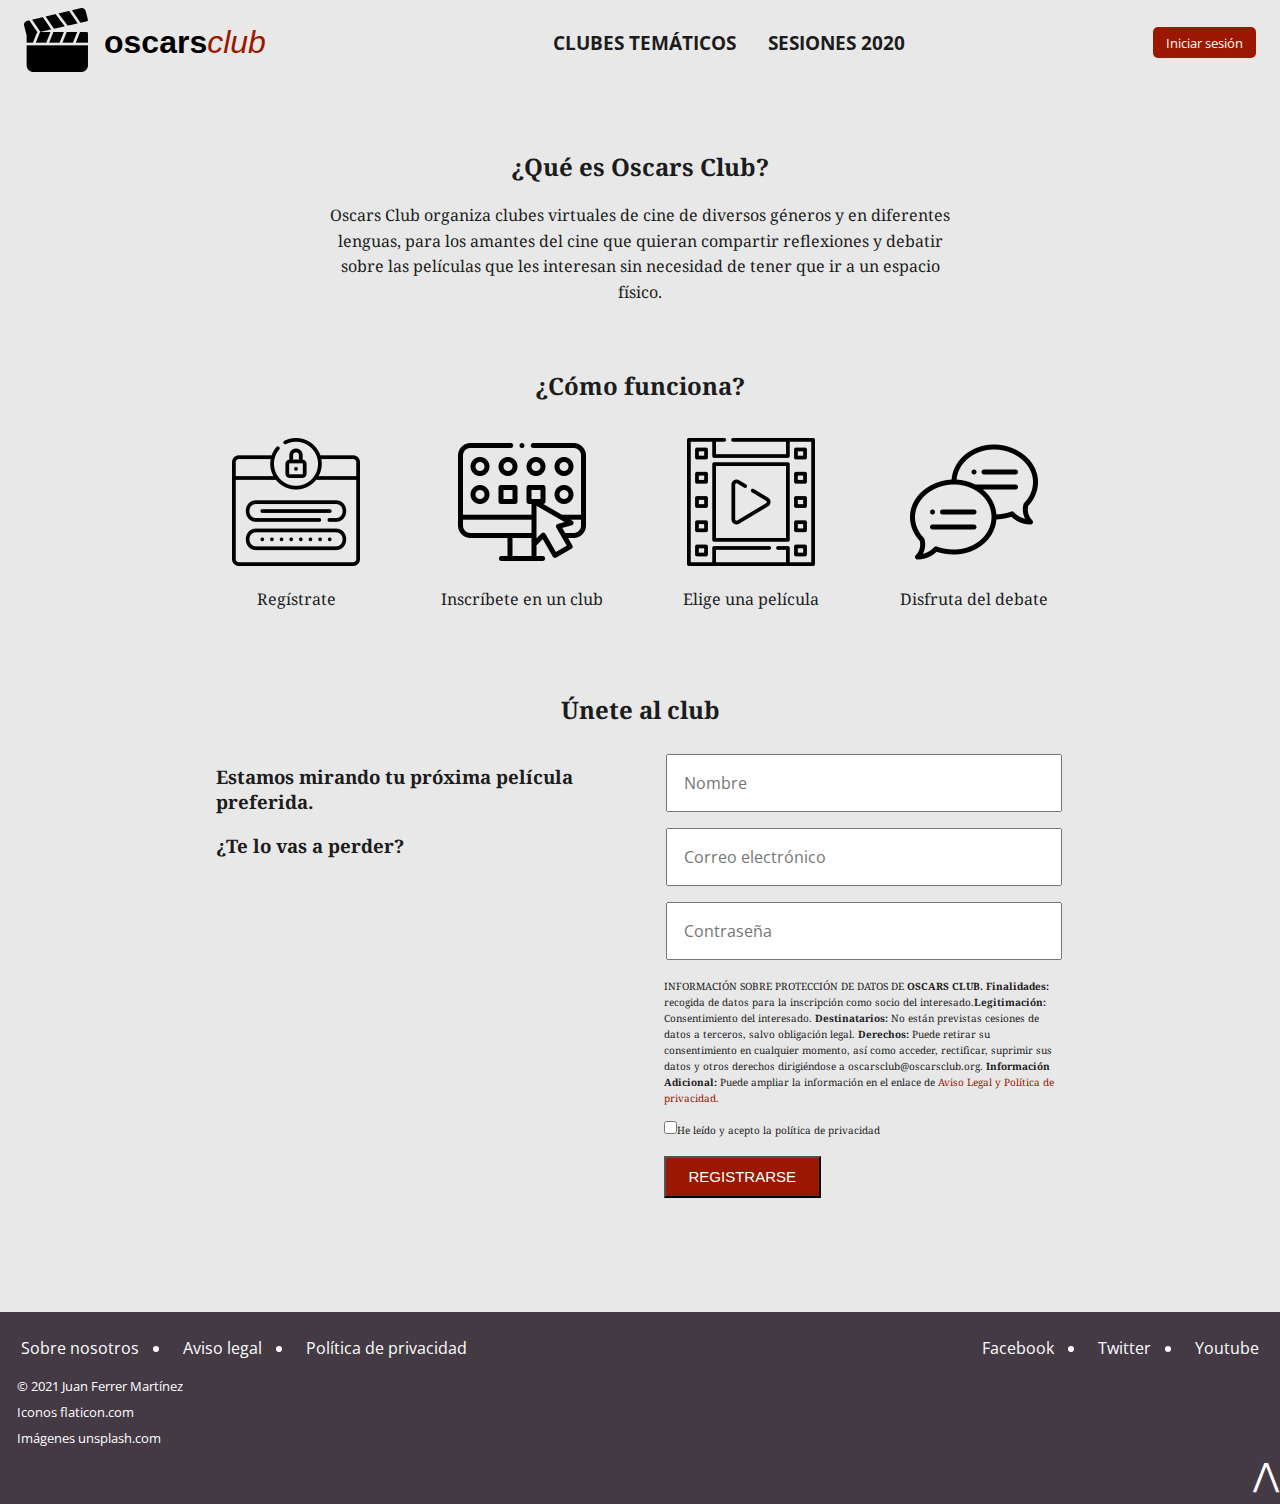
<file: index.html>
<!DOCTYPE html>
<html lang="es">

<head>
    <meta charset="UTF-8">
    <meta name="viewport" content="width=device-width, initial-scale=1.0">
    <title>Index Oscars Club</title>
    <link rel="stylesheet" href="css/style.css">
</head>

<body id="inicio">
    <header>
        <div class="container-header">
            <div class="logo-header">
                <div>
                    <a href="index.html"><img src="img/oscarsclub-isologo.png" alt="isologo" class="isologo"></a>
                </div>
                <div>
                    <a href="index.html"><span class="texto-oscars">oscars</span><span
                            class="texto-club">club</span></a>
                </div>
            </div>
            <div class="menu-header">
                <nav>
                    <ul>
                        <li class="li-elemento-header"><a href="clubes.tematicos.html">CLUBES TEMÁTICOS</a></li>
                        <li class="li-elemento-header"><a href="sesiones-2020.html">SESIONES 2020</a></li>
                    </ul>
                </nav>

            </div>

            <div class="boton-header">
                <a href="#" class="boton-inicia-sesion">Iniciar sesión</a>

            </div>

        </div>

    </header>

    <main>
        <section id="1a">
            <div class="capitulo">
                <h2> ¿Qué es Oscars Club?</h2>
            </div>
            <div class="oscarsclub">
                <p>Oscars Club organiza clubes virtuales de cine de diversos géneros y en diferentes lenguas, para
                    los
                    amantes del cine que quieran compartir reflexiones y debatir sobre las películas que les
                    interesan
                    sin necesidad de tener que ir a un espacio físico.</p>
            </div>
        </section>
        <section id="2a">
            <div class="capitulo">
                <h2>¿Cómo funciona?</h2>
            </div>
            <div class="contenedor-flex">
                <div>
                    <figure>
                        <img class="logos" src="img/howto-register.png" alt="Regístrate">
                        <figcaption>
                            <p>Regístrate</p>
                        </figcaption>
                    </figure>
                </div>

                <div>
                    <figure>
                        <img src="img/howto-club.png" class="logos" alt="Inscríbete en un club">
                        <figcaption>
                            <p> Inscríbete en un club</p>
                        </figcaption>
                    </figure>
                </div>

                <div>
                    <figure>
                        <img src="img/howto-film.png" class="logos" alt="Elige una película">
                        <figcaption>
                            <p> Elige una película</p>
                        </figcaption>
                    </figure>
                </div>
                <div>
                    <figure>
                        <img src="img/howto-speech.png" class="logos" alt="Disfruta del debate">
                        <figcaption>
                            <p> Disfruta del debate</p>
                        </figcaption>
                    </figure>
                </div>
            </div>
        </section>
        <section id="3a">
            <div class="capitulo">
                <h2>Únete al club</h2>

            </div>

            <div class="flex-container2">
                <div>
                    <h3 class="al-izquierda">Estamos mirando tu próxima película preferida.</h3>
                    <h3 class="al-izquierda">¿Te lo vas a perder?</h3>

                </div>
                <div>
                    <form action="#" method="post">
                        <input type="text" name="nombre" placeholder="Nombre" required="required" class="formulario">
                        <input type="email" name="email" placeholder="Correo electrónico" required="required"
                            class="formulario">
                        <input type="password" name="password" placeholder="Contraseña" required="required"
                            class="formulario">

                        <p class="protecdatos"> INFORMACIÓN SOBRE PROTECCIÓN DE DATOS DE
                            <span class="negrita">OSCARS CLUB.</span><span class="negrita"> Finalidades:</span> recogida de datos para la inscripción como socio del interesado.<span class="negrita">Legitimación:</span>
                            Consentimiento del interesado. <span class="negrita">Destinatarios:</span> No están previstas
                            cesiones de datos a terceros, salvo obligación legal. <span class="negrita">Derechos:</span>
                            Puede retirar su consentimiento en cualquier momento, así como
                            acceder, rectificar, suprimir sus datos y otros derechos
                            dirigiéndose a oscarsclub@oscarsclub.org. <span class="negrita">Información Adicional: </span>Puede ampliar la información en el enlace  de <a href="#" class="enlace-privacidad"> Aviso
                            Legal y Política de privacidad.</a></p>
                        <p class="protecdatos">
                            <input type="checkbox" name="acepto">He leído y acepto la política de privacidad</p>
                        <p class="protecdatos"><input type="submit" value="REGISTRARSE" class="boton"></p>
                    </form>
                </div>
            </div>
        </section>


    </main>

    <footer>
        <div class="pie">
            <div>
                <ul class="menu">
                    <li><a href="#">Sobre nosotros</a></li>
                    <li><a href="#">Aviso legal</a></li>
                    <li><a href="#">Política de privacidad</a></li>
                </ul>
            </div>
            <div>
                <ul class="menu">
                    <li><a href="#">Facebook</a></li>
                    <li><a href="#"> Twitter</a></li>
                    <li><a href="#">Youtube</a></li>
                </ul>

            </div>
        </div>
        <div class="zona-copy">
            <p>© 2021 Juan Ferrer Martínez</p>
            <p><a href="https://www.flaticon.com">Iconos flaticon.com </a></p>
            <p><a href="https://unsplash.com">Imágenes unsplash.com</a></p>
            <p class="vuelveInicio"><a href="#inicio">&xwedge;</a></p>
        </div>
    </footer>
</body>

</html>
</file>
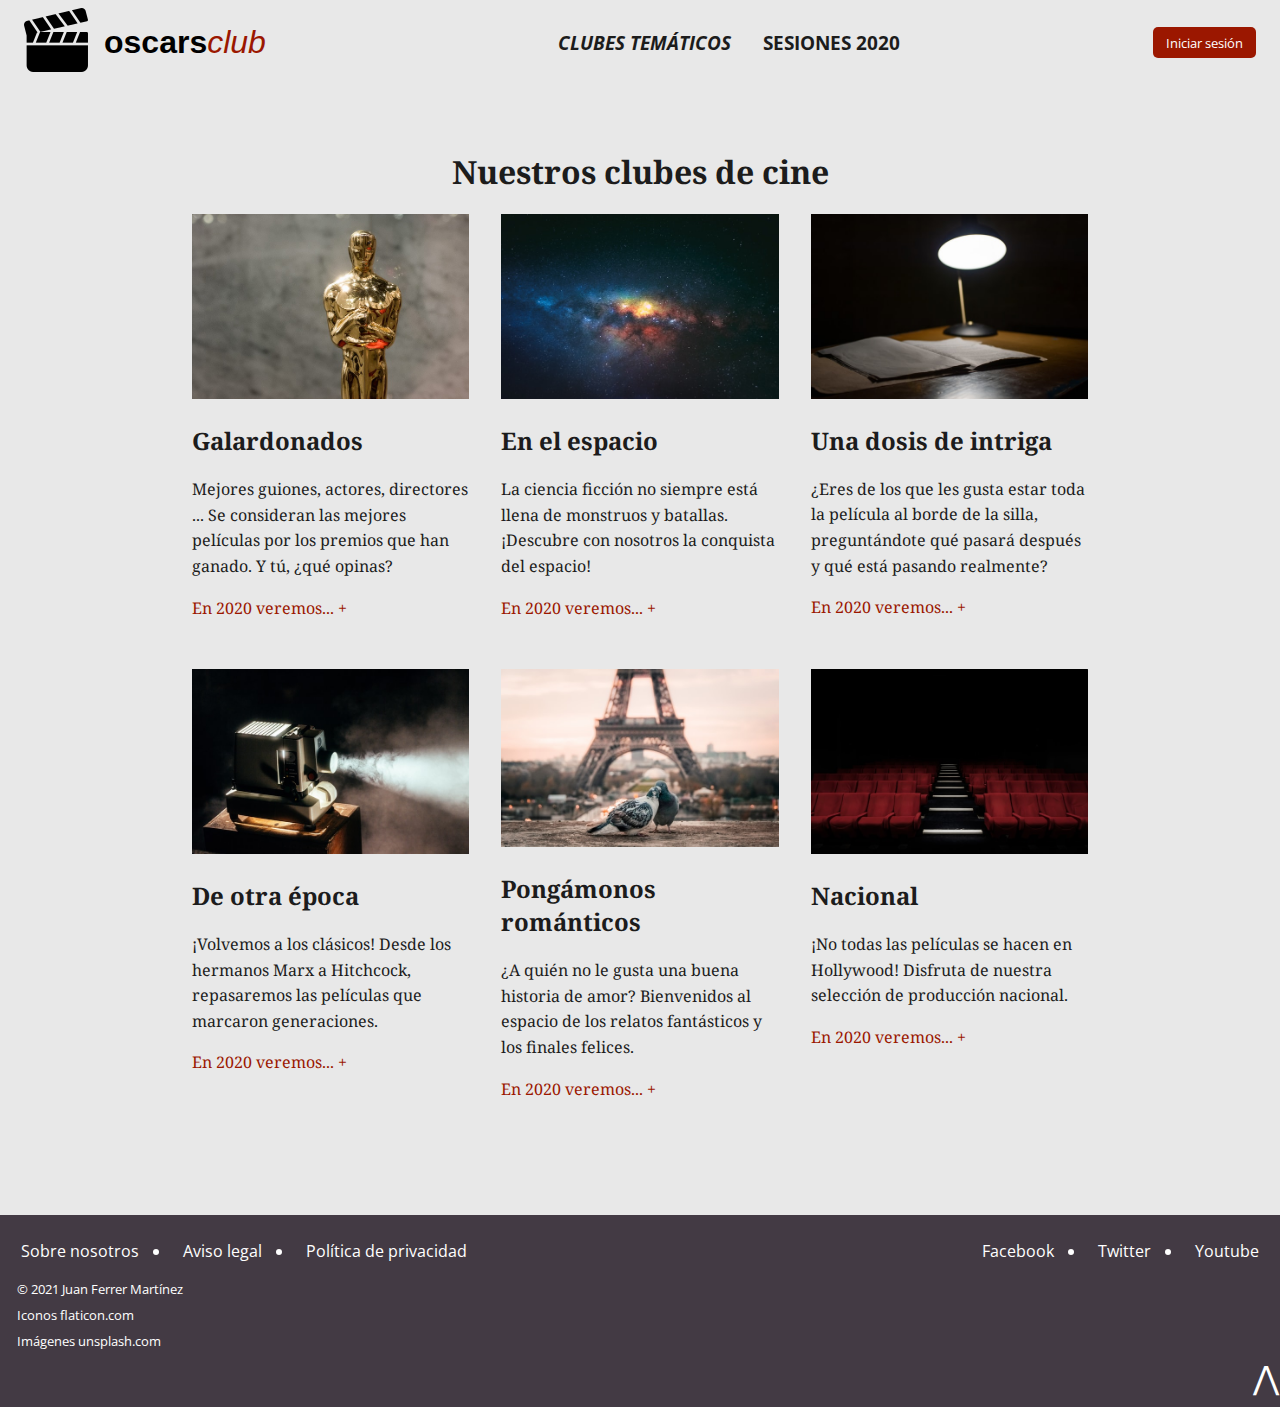
<file: clubes.tematicos.html>
<!DOCTYPE html>
<html lang="es">

<head>
    <meta charset="UTF-8">
    <meta name="viewport" content="width=device-width, initial-scale=1.0">
    <title>Clubes Temáticos</title>
    <link rel="stylesheet" href="css/style.css">
</head>

<body id="inicio">
    <header>
        <div class="container-header">
            <div class="logo-header">
                <div>
                    <a href="index.html"><img src="img/oscarsclub-isologo.png" alt="isologo" class="isologo"></a>
                </div>
                <div>
                    <a href="index.html"><span class="texto-oscars">oscars</span><span class="texto-club">club</span></a>
                </div>
            </div>
            <div class="menu-header">
                <nav>
                    <ul>
                      <li class="li-elemento-header active"><a href="clubes.tematicos.html">CLUBES TEMÁTICOS</a></li>
                      <li class="li-elemento-header"><a href="sesiones-2020.html">SESIONES 2020</a></li>
                    </ul>
                </nav>
                    
            </div>      
               
            <div class="boton-header">
                <a href="#" class="boton-inicia-sesion">Iniciar sesión</a>

            </div>

        </div>

    </header>
    <main>
        
            <div class="capitulo">
                <h1>Nuestros clubes de cine</h1>
            </div>
        <section id="Categorias">
            <div class="grid-container">
                <div>

                    <img class="figura" src="img/club1.jpg" alt="Figura de un Oscar">
                    
                    <h2>Galardonados</h2>
                    <p>Mejores guiones, actores, directores ... Se consideran las mejores películas por los premios que
                        han ganado. Y tú, ¿qué opinas?</p>
                    <a href="sesiones-2020.html#Galardonados">
                        <p class="veremosMas">En 2020 veremos... + </p>
                    </a>
                </div>
                <div>

                    <img class="figura" src="img/club2.jpg" alt="Espacio exterior">

                    <h2>En el espacio </h2>
                    <p>La ciencia ficción no siempre está llena de monstruos y batallas. ¡Descubre con nosotros la
                        conquista del espacio!</p>
                    <a href="sesiones-2020.html#espacio">
                        <p class="veremosMas">En 2020 veremos... + </p>
                    </a>
                </div>
                <div>

                    <img class="figura" src="img/club3.jpg" alt="Luz sobre unos papeles">

                    <h2>Una dosis de intriga </h2>
                    <p>¿Eres de los que les gusta estar toda la película al borde de la silla, preguntándote qué pasará
                        después y qué está pasando realmente?</p>
                    <a href="sesiones-2020.html#intriga">
                        <p class="veremosMas">En 2020 veremos... + </p>
                    </a>
                </div>

                <div>

                    <img class="figura" src="img/club4.jpg" alt="reproductor cine antiguo">

                    <h2>De otra época </h2>
                    <p>¡Volvemos a los clásicos! Desde los hermanos Marx a Hitchcock, repasaremos las películas que
                        marcaron generaciones.</p>
                    <a href="sesiones-2020.html#epoca">
                        <p class="veremosMas">En 2020 veremos... + </p>
                    </a>
                </div>
                <div>

                    <img class="figura" src="img/club5.jpg" alt="pajaritos y de fondo la Torre Eiffel">

                    <h2>Pongámonos románticos </h2>
                    <p>¿A quién no le gusta una buena historia de amor? Bienvenidos al espacio de los relatos
                        fantásticos y los finales felices.</p>
                    <a href="sesiones-2020.html#romanticos">
                        <p class="veremosMas">En 2020 veremos... + </p>
                    </a>
                </div>
                <div>

                    <img class="figura" src="img/club6.jpg" alt="cine vacío">

                    <h2>Nacional</h2>
                    <p>¡No todas las películas se hacen en Hollywood! Disfruta de nuestra selección de producción
                        nacional.</p>
                    <a href="sesiones-2020.html#nacional">
                        <p class="veremosMas">En 2020 veremos... + </p>
                    </a>
                </div>

            </div>

        </section>

    </main>

    <footer>
        <div class="pie">
            <div>
                <ul class="menu">
                    <li><a href="#">Sobre nosotros</a></li>
                    <li><a href="#">Aviso legal</a></li>
                    <li><a href="#">Política de privacidad</a></li>
                </ul>
            </div>
            <div>
                <ul class="menu">
                    <li><a href="#">Facebook</a></li>
                    <li><a href="#"> Twitter</a></li>
                    <li><a href="#">Youtube</a></li>
                </ul>

            </div>
        </div>
        <div class="zona-copy">
            <p>© 2021 Juan Ferrer Martínez</p>
            <p><a href="https://www.flaticon.com">Iconos flaticon.com </a></p>
            <p><a href="https://unsplash.com">Imágenes unsplash.com</a></p>
            <p class="vuelveInicio"><a href="#inicio">&xwedge;</a></p>
        </div>
    </footer>
</body>

</html>
</file>
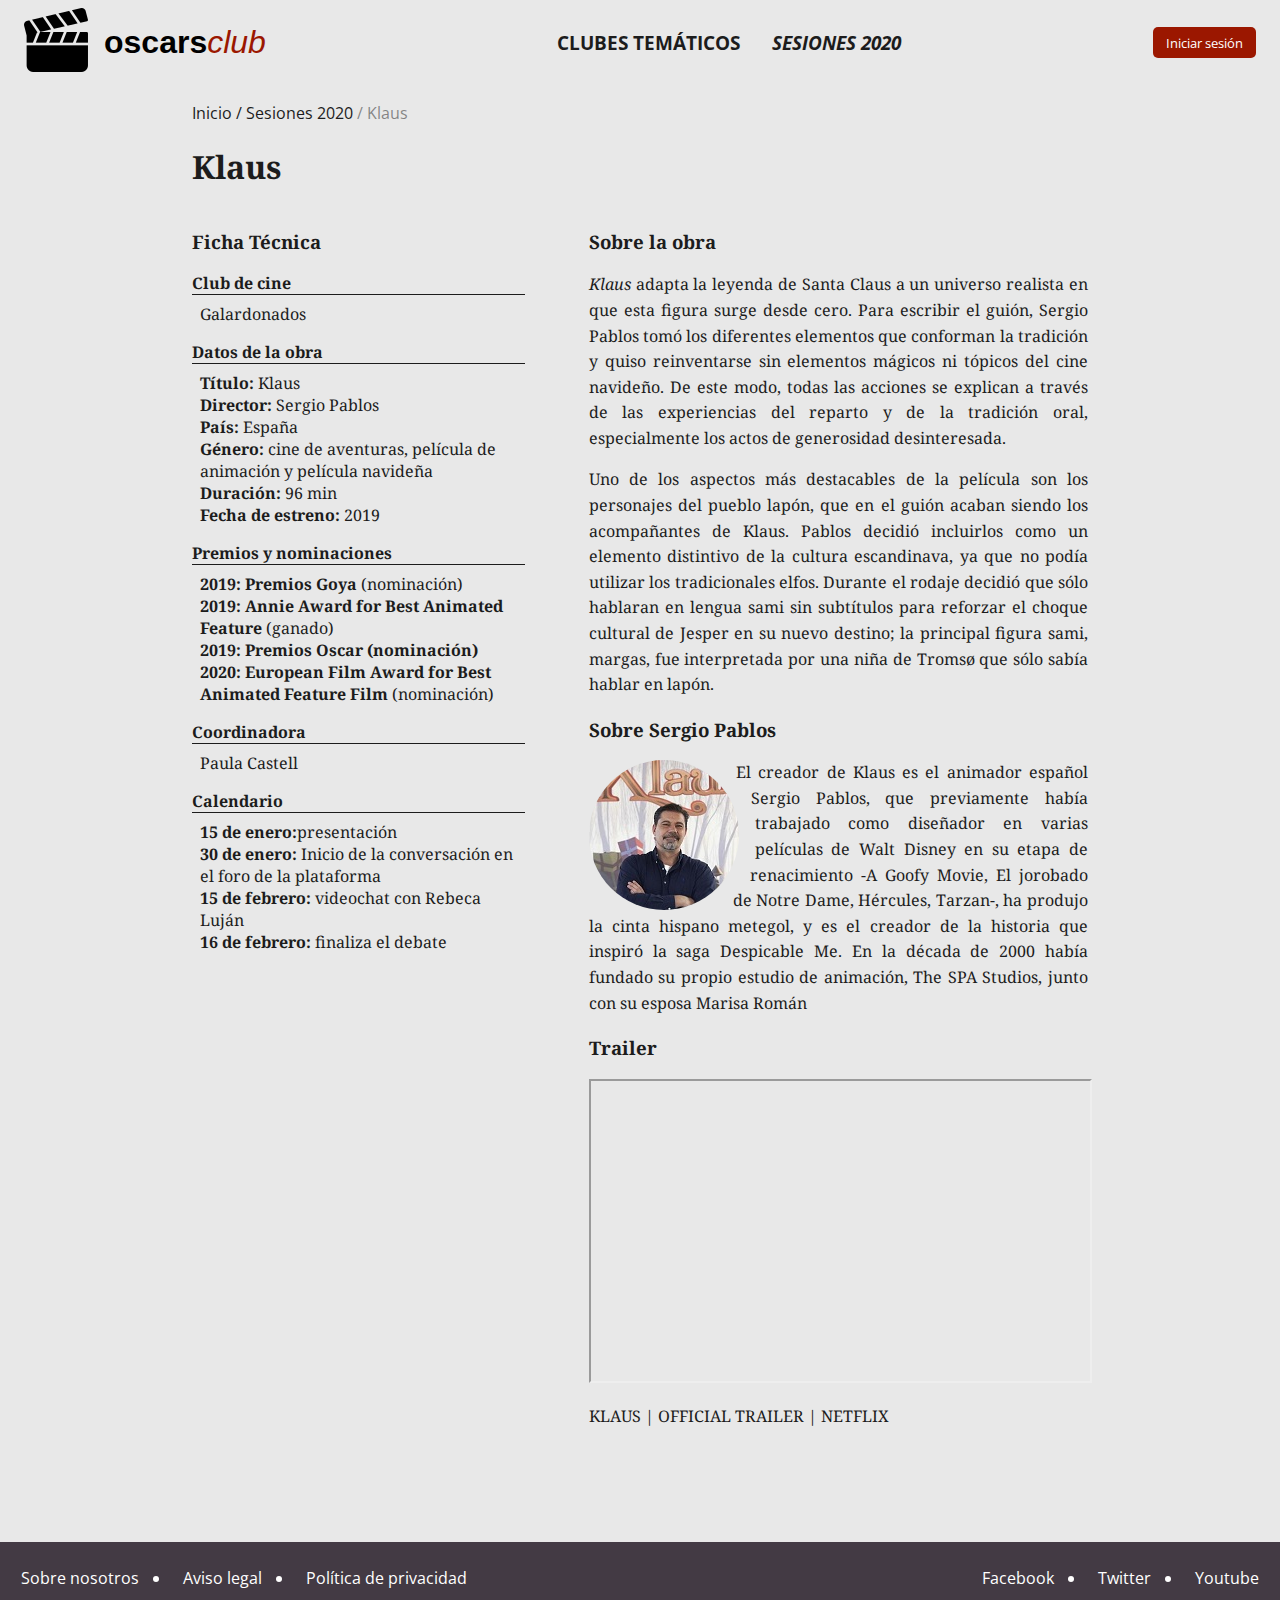
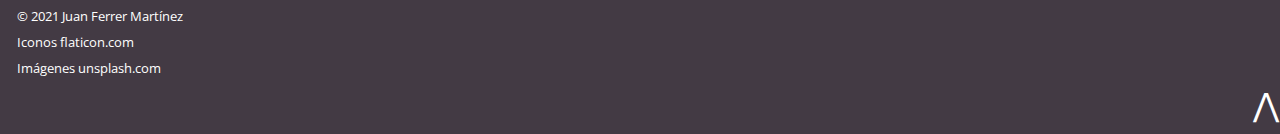
<file: detalle-sesion.html>
<!DOCTYPE html>
<html lang="es">

<head>
    <meta charset="UTF-8">
    <meta name="viewport" content="width=device-width, initial-scale=1.0">
    <title>Detalle Sesión</title>
    <link rel="stylesheet" href="css/style.css">
</head>

<body id="inicio">
    <header>
        <div class="container-header">
            <div class="logo-header">
                <div>
                    <a href="index.html"><img src="img/oscarsclub-isologo.png" alt="isologo" class="isologo"></a>
                </div>
                <div>
                    <a href="index.html"><span class="texto-oscars">oscars</span><span
                            class="texto-club">club</span></a>
                </div>
            </div>
            <div class="menu-header">
                <nav>
                    <ul>
                        <li class="li-elemento-header"><a href="clubes.tematicos.html">CLUBES TEMÁTICOS</a></li>
                        <li class="li-elemento-header active"><a href="sesiones-2020.html">SESIONES 2020</a></li>
                    </ul>
                </nav>

            </div>

            <div class="boton-header">
                <a href="#" class="boton-inicia-sesion">Iniciar sesión</a>
            </div>

        </div>

    </header>
    <main>


        <div>
            <ul class="hilo-ariadna">
                <li><a href="index.html">Inicio</a></li>
                <li><a href="sesiones-2020.html">Sesiones 2020</a></li>
                <li class="actual">Klaus</li>
            </ul>
        </div>

        <h1>Klaus</h1>

        <div class="grid-detalle-sesion">
            <section id="ficha-tecnica">
                <div>
                    <h3>Ficha Técnica</h3>
                    <dl>
                        <dt>Club de cine
                        <dd>Galardonados
                        <dt>Datos de la obra
                        <dd><span class="negrita">Título:</span> Klaus
                        <dd><span class="negrita">Director:</span> Sergio Pablos
                        <dd><span class="negrita">País:</span> España
                        <dd><span class="negrita">Género:</span> cine de aventuras, película de animación y película
                            navideña
                        <dd><span class="negrita">Duración:</span> 96 min
                        <dd><span class="negrita">Fecha de estreno:</span> 2019

                        <dt>Premios y nominaciones
                        <dd><span class="negrita">2019: Premios Goya</span> (nominación)
                        <dd><span class="negrita">2019: Annie Award for Best Animated Feature</span> (ganado)
                        <dd><span class="negrita">2019: Premios Oscar (nominación)</span>
                        <dd><span class="negrita">2020: European Film Award for Best Animated Feature Film</span>
                            (nominación)

                        <dt>Coordinadora
                        <dd>Paula Castell
                        <dt>Calendario
                        <dd><span class="negrita">15 de enero:</span>presentación
                        <dd><span class="negrita">30 de enero:</span> Inicio de la conversación en el foro de la
                            plataforma
                        <dd><span class="negrita">15 de febrero:</span> videochat con Rebeca Luján
                        <dd><span class="negrita">16 de febrero:</span> finaliza el debate

                    </dl>

                </div>
            </section>
            <section id="descripcion-obra">
                <div>
                    <h3> Sobre la obra</h3>
                    <p class="justificado"><span class="nombre-propio">Klaus</span> adapta la leyenda de Santa Claus a un universo realista en que esta
                        figura surge desde cero. Para escribir el guión, Sergio Pablos tomó los diferentes elementos que
                        conforman la tradición y quiso reinventarse sin elementos mágicos ni tópicos del cine navideño.
                        De este modo, todas las acciones se explican a través de las experiencias del reparto y de la
                        tradición oral, especialmente los actos de generosidad desinteresada.</p>
                    <p class="justificado">Uno de los aspectos más destacables de la película son los personajes del
                        pueblo lapón, que en el guión acaban siendo los acompañantes de Klaus. Pablos decidió incluirlos
                        como un elemento distintivo de la cultura escandinava, ya que no podía utilizar los
                        tradicionales elfos. Durante el rodaje decidió que sólo hablaran en lengua sami sin subtítulos
                        para reforzar el choque cultural de Jesper en su nuevo destino; la principal figura sami,
                        margas, fue interpretada por una niña de Tromsø que sólo sabía hablar en lapón.</p>

                    <h3>Sobre Sergio Pablos</h3>
                    <img src="img/sergio-pablos.jpg" class="circulo" alt="imagen de Sergio Pablos">

                    <p class="justificado">El creador de Klaus es el animador español Sergio Pablos, que previamente
                        había trabajado como diseñador en varias películas de Walt Disney en su etapa de renacimiento -A
                        Goofy Movie, El jorobado de Notre Dame, Hércules, Tarzan-, ha produjo la cinta hispano metegol,
                        y es el creador de la historia que inspiró la saga Despicable Me. En la década de 2000 había
                        fundado su propio estudio de animación, The SPA Studios, junto con su esposa Marisa Román</p>

                    <h3>Trailer</h3>
                    <iframe src="https://www.youtube.com/embed/taE3PwurhYM?controls=0"></iframe>


                    <p class="pie-video"> Klaus | Official Trailer | Netflix</p>

                </div>
            </section>

        </div>



    </main>


    <footer>
        <div class="pie">
            <div>
                <ul class="menu">
                    <li><a href="#">Sobre nosotros</a></li>
                    <li><a href="#">Aviso legal</a></li>
                    <li><a href="#">Política de privacidad</a></li>
                </ul>
            </div>
            <div>
                <ul class="menu">
                    <li><a href="#">Facebook</a></li>
                    <li><a href="#"> Twitter</a></li>
                    <li><a href="#">Youtube</a></li>
                </ul>

            </div>
        </div>
        <div class="zona-copy">
            <p>© 2021 Juan Ferrer Martínez</p>
            <p><a href="https://www.flaticon.com">Iconos flaticon.com </a></p>
            <p><a href="https://unsplash.com">Imágenes unsplash.com</a></p>
            <p class="vuelveInicio"><a href="#inicio">&xwedge;</a></p>
        </div>
    </footer>
</body>

</html>
</file>
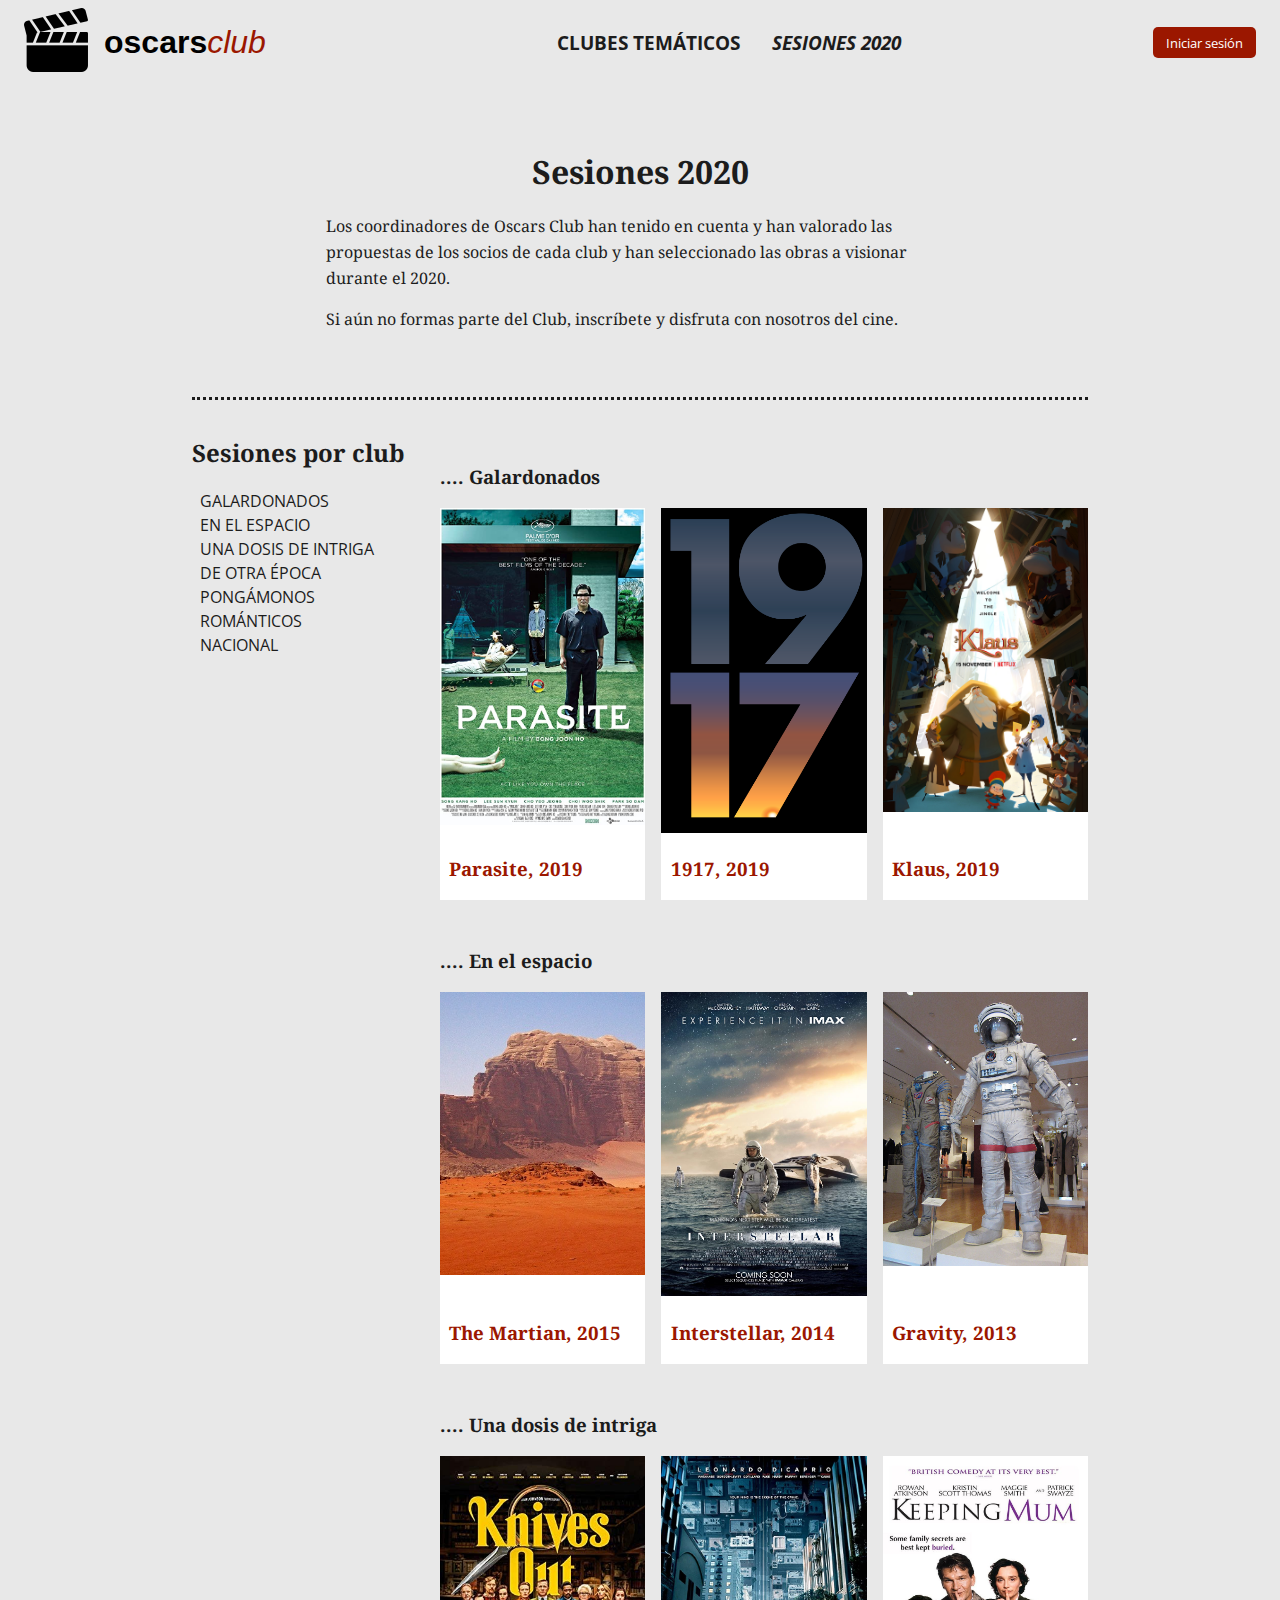
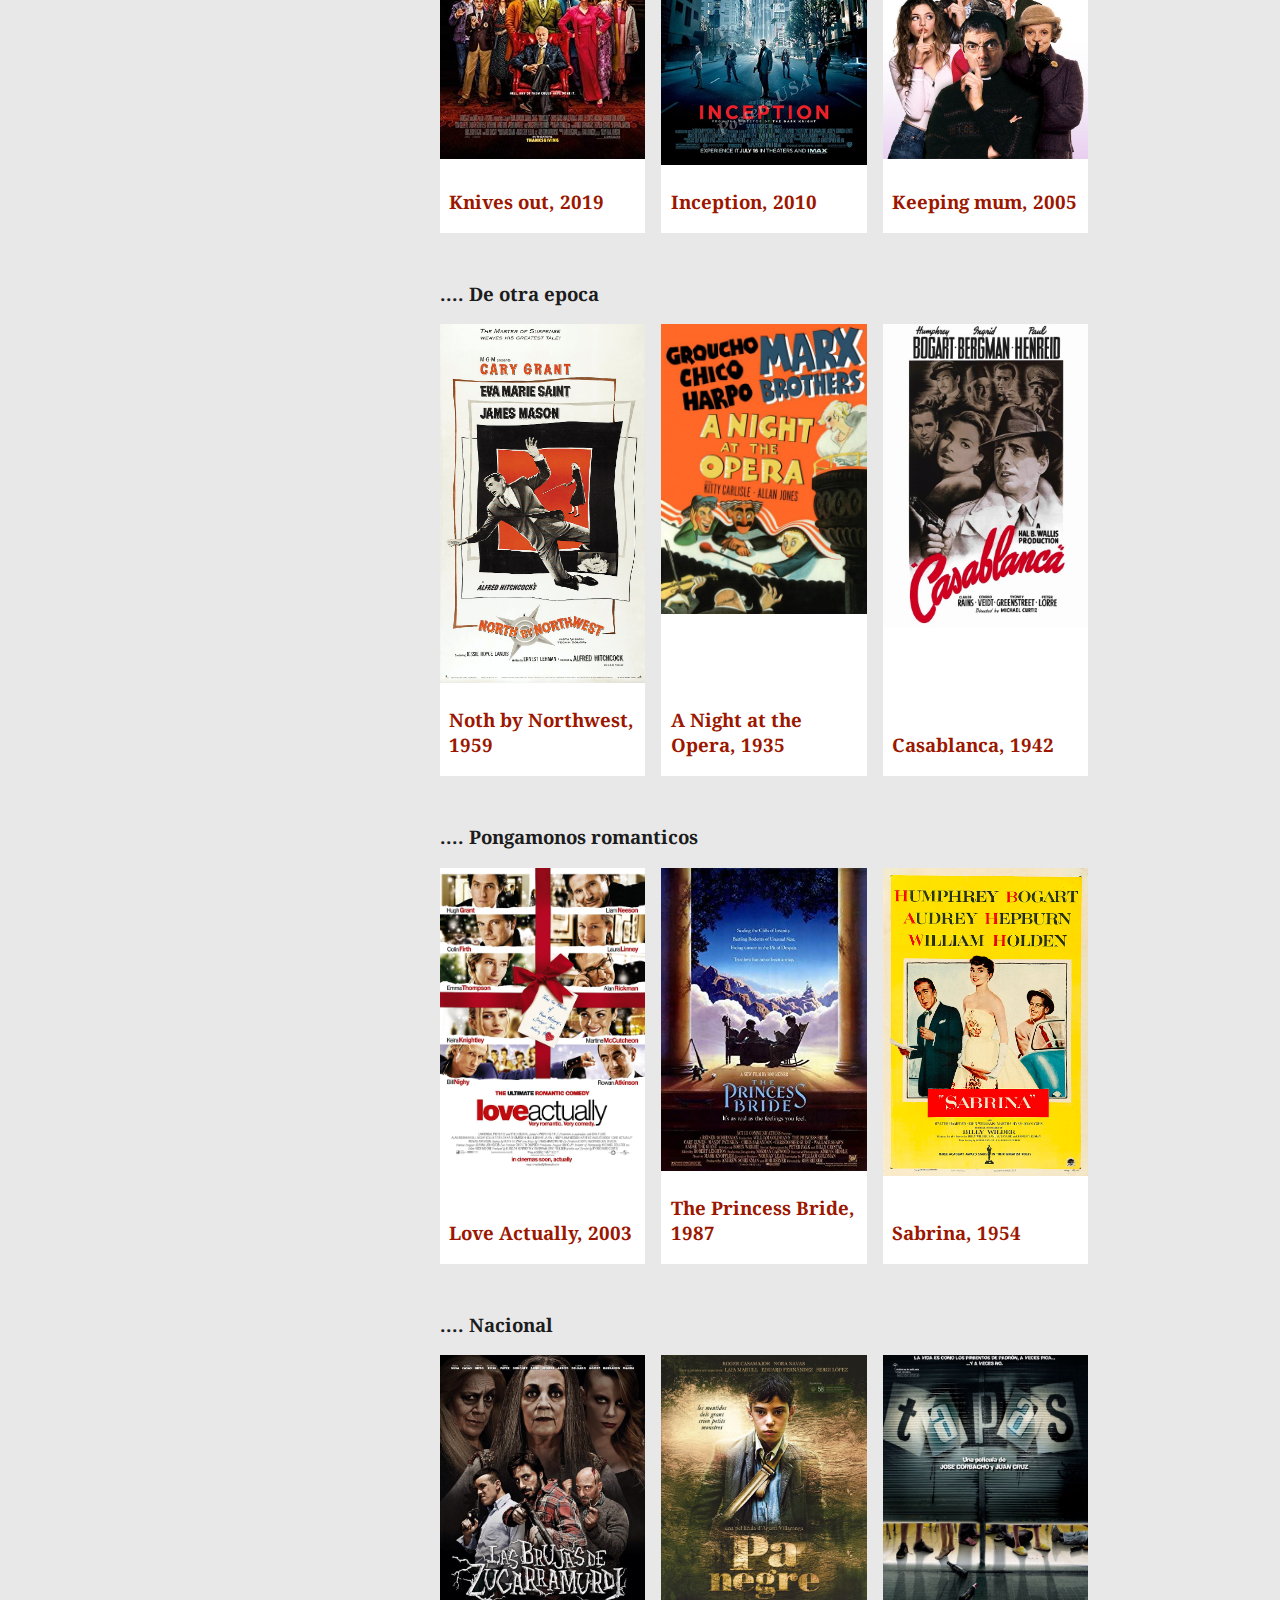
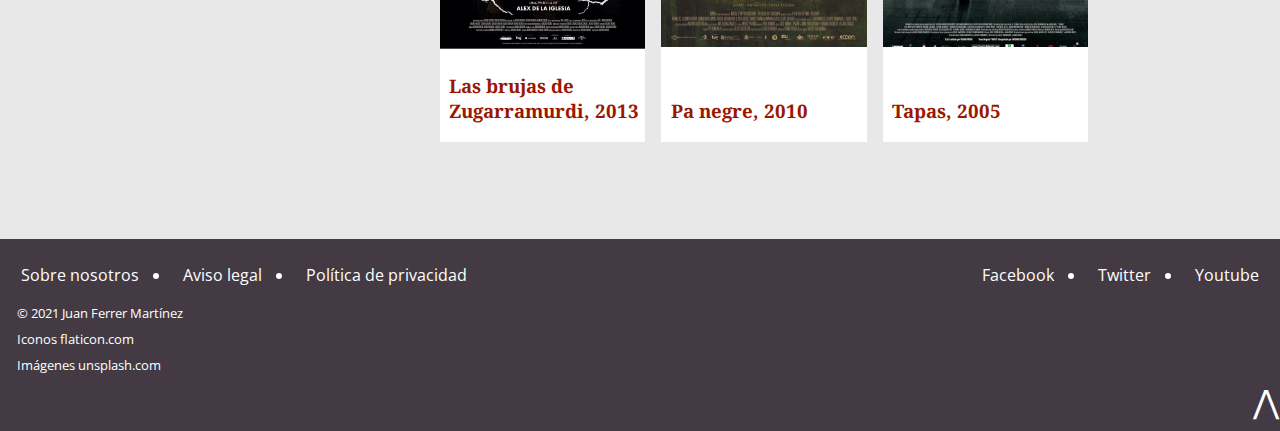
<file: sesiones-2020.html>
<!DOCTYPE html>
<html lang="es">

<head>
    <meta charset="UTF-8">
    <meta name="viewport" content="width=device-width, initial-scale=1.0">
    <title>Sesiones 2020</title>
    <link rel="stylesheet" href="css/style.css">
</head>

<body id="inicio">
    <header>
        <div class="container-header">
            <div class="logo-header">
                <div>
                    <a href="index.html"><img src="img/oscarsclub-isologo.png" alt="isologo" class="isologo"></a>
                </div>
                <div>
                    <a href="index.html"><span class="texto-oscars">oscars</span><span
                            class="texto-club">club</span></a>
                </div>
            </div>
            <div class="menu-header">
                <nav>
                    <ul>
                        <li class="li-elemento-header"><a href="clubes.tematicos.html">CLUBES TEMÁTICOS</a></li>
                        <li class="li-elemento-header active"><a href="sesiones-2020.html">SESIONES 2020</a></li>
                    </ul>
                </nav>

            </div>

            <div class="boton-header">
                <a href="#" class="boton-inicia-sesion">Iniciar sesión</a>

            </div>

        </div>

    </header>


    <main>
        <section id="introduccion">
            <div class="capitulo">
                <h1>Sesiones 2020</h1>
            </div>

            <div>
                <p class="sesiones">Los coordinadores de Oscars Club han tenido en cuenta y han valorado las
                    propuestas
                    de los socios de cada club y han seleccionado las obras a visionar durante el 2020.</p>
                <p class="sesiones">Si aún no formas parte del Club, inscríbete y disfruta con nosotros del cine.
                </p>
            </div>
            <div class="capitulo">
                <p class="punteado"></p>
            </div>
        </section>
        <section id="Sesiones-por-club">
            <div class="grid-container-sesions">
                <div>
                    <h2>Sesiones por club</h2>
                    <ul class="menu-sesiones">
                        <li><a href="#Galardonados">Galardonados</a></li>
                        <li><a href="#espacio">En el espacio</a></li>
                        <li><a href="#intriga">Una dosis de intriga</a></li>
                        <li><a href="#epoca">De otra época</a></li>
                        <li><a href="#romanticos">Pongámonos románticos</a></li>
                        <li><a href="#nacional">Nacional</a></li>
                    </ul>

                </div>
                <div>
                    <div class="categorias">
                        <h3 id="Galardonados">.... Galardonados</h3>
                    </div>
                    <div class="grid-container-categorias">


                        <div>
                            <div>
                                <a href="#"> <img class="figura" src="img/club1-movie1.jpg" alt="Parasite"></a>
                            </div>
                            <div>
                                <h3><a href="#">Parasite, 2019</a></h3>
                            </div>

                        </div>

                        <div>
                            <div>
                                <a href="#"> <img class="figura" src="img/club1-movie2.png" alt="1917"></a>
                            </div>
                            <div>
                                <h3><a href="#">1917, 2019 </a></h3>
                            </div>

                        </div>

                        <div>
                            <div>
                                <a href="detalle-sesion.html"> <img class="figura" src="img/club1-movie3.jpg"
                                        alt="Klaus"></a>
                            </div>
                            <div>
                                <h3><a href="detalle-sesion.html">Klaus, 2019</a></h3>
                            </div>

                        </div>

                    </div>

                    <div class="categorias">
                        <h3 id="espacio">.... En el espacio</h3>
                    </div>
                    <div class="grid-container-categorias">
                        <div>
                            <div>
                                <a href="#"> <img class="figura" src="img/club2-movie1.jpg" alt="The Martian"></a>
                            </div>
                            <div>
                                <h3><a href="#">The Martian, 2015</a></h3>
                            </div>

                        </div>

                        <div>
                            <div>
                                <a href="#"> <img class="figura" src="img/club2-movie2.jpg" alt="Interstellar"></a>
                            </div>
                            <div>
                                <h3><a href="#">Interstellar, 2014 </a></h3>
                            </div>

                        </div>

                        <div>
                            <div>
                                <a href="#"> <img class="figura" src="img/club2-movie3.jpg" alt="Gravity"></a>
                            </div>
                            <div>
                                <h3><a href="#">Gravity, 2013 </a></h3>
                            </div>

                        </div>

                    </div>



                    <div class="categorias">
                        <h3 id="intriga">.... Una dosis de intriga</h3>
                    </div>
                    <div class="grid-container-categorias">
                        <div>
                            <div>
                                <a href="#"> <img class="figura" src="img/club3-movie1.jpg" alt="Knives out"></a>
                            </div>
                            <div>
                                <h3><a href="#">Knives out, 2019 </a></h3>
                            </div>

                        </div>

                        <div>
                            <div>
                                <a href="#"> <img class="figura" src="img/club3-movie2.jpg" alt="Inception"></a>
                            </div>
                            <div>
                                <h3><a href="#">Inception, 2010 </a></h3>
                            </div>

                        </div>

                        <div>
                            <div>
                                <a href="#"> <img class="figura" src="img/club3-movie3.jpg" alt="keeping mum"></a>
                            </div>
                            <div>
                                <h3><a href="#">Keeping mum, 2005 </a></h3>
                            </div>

                        </div>

                    </div>

                    <div class="categorias">
                        <h3 id="epoca">.... De otra epoca</h3>
                    </div>
                    <div class="grid-container-categorias">
                        <div>
                            <div>
                                <a href="#"> <img class="figura" src="img/club4-movie1.jpg" alt="Noth by Northwest"></a>
                            </div>
                            <div>
                                <h3><a href="#">Noth by Northwest, 1959 </a></h3>
                            </div>

                        </div>

                        <div>
                            <div>
                                <a href="#"> <img class="figura" src="img/club4-movie2.jpg"
                                        alt="A Night at the Opera"></a>
                            </div>
                            <div>
                                <h3><a href="#">A Night at the Opera, 1935 </a></h3>
                            </div>

                        </div>

                        <div>
                            <div>
                                <a href="#"> <img class="figura" src="img/club4-movie3.jpg" alt="Casablanca"></a>
                            </div>
                            <div>
                                <h3><a href="#">Casablanca, 1942 </a></h3>
                            </div>

                        </div>

                    </div>

                    <div class="categorias">
                        <h3 id="romanticos">.... Pongamonos romanticos</h3>
                    </div>
                    <div class="grid-container-categorias">
                        <div>
                            <div>
                                <a href="#"> <img class="figura" src="img/club5-movie1.jpg" alt="Love Actually"></a>
                            </div>
                            <div>
                                <h3><a href="#">Love Actually, 2003 </a></h3>
                            </div>

                        </div>

                        <div>
                            <div>
                                <a href="#"> <img class="figura" src="img/club5-movie2.jpg"
                                        alt="The Princess Bride"></a>
                            </div>
                            <div>
                                <h3><a href="#">The Princess Bride, 1987 </a></h3>
                            </div>

                        </div>

                        <div>
                            <div>
                                <a href="#"> <img class="figura" src="img/club5-movie3.jpg" alt="Sabrina"></a>
                            </div>
                            <div>
                                <h3><a href="#">Sabrina, 1954 </a></h3>
                            </div>

                        </div>

                    </div>

                    <div class="categorias">
                        <h3 id="nacional">.... Nacional</h3>
                    </div>
                    <div class="grid-container-categorias">
                        <div>
                            <div>
                                <a href="#"> <img class="figura" src="img/club6-movie1.jpg"
                                        alt="Las brujas de Zugarramurdi"></a>
                            </div>
                            <div>
                                <h3><a href="#">Las brujas de Zugarramurdi, 2013 </a></h3>
                            </div>

                        </div>

                        <div>
                            <div>
                                <a href="#"> <img class="figura" src="img/club6-movie2.jpg" alt="Pa negre"></a>
                            </div>
                            <div>
                                <h3><a href="#">Pa negre, 2010 </a></h3>
                            </div>

                        </div>

                        <div>
                            <div>
                                <a href="#"> <img class="figura" src="img/club6-movie3.jpg" alt="Tapas"></a>
                            </div>
                            <div>
                                <h3><a href="#">Tapas, 2005 </a></h3>
                            </div>

                        </div>

                    </div>



                </div>
            </div>

        </section>

    </main>

    <footer>
        <div class="pie">
            <div>
                <ul class="menu">
                    <li><a href="#">Sobre nosotros</a></li>
                    <li><a href="#">Aviso legal</a></li>
                    <li><a href="#">Política de privacidad</a></li>
                </ul>
            </div>
            <div>
                <ul class="menu">
                    <li><a href="#">Facebook</a></li>
                    <li><a href="#"> Twitter</a></li>
                    <li><a href="#">Youtube</a></li>
                </ul>

            </div>
        </div>
        <div class="zona-copy">
            <p>© 2021 Juan Ferrer Martínez</p>
            <p><a href="https://www.flaticon.com">Iconos flaticon.com </a></p>
            <p><a href="https://unsplash.com">Imágenes unsplash.com</a></p>
            <p class="vuelveInicio"><a href="#inicio">&xwedge;</a></p>
        </div>
    </footer>
</body>

</html>
</file>
<file: css/style.css>
@import url('https://fonts.googleapis.com/css2?family=Noto+Serif:ital,wght@0,400;0,700;1,400;1,700&family=Open+Sans:ital,wght@0,400;1,700&display=swap');

/* ========================================================================= */
/* ========================================================================= */
/* HEADER */
/* ========================================================================= */
/* ========================================================================= */



header {
    font-family: 'Open Sans', sans;
    background-color: rgb(232, 232, 232);
}

.container-header {
    display:flex;
    justify-content:space-between;
   
}

/*logo */
.logo-header {
    order:1;
    display:flex;
    justify-content:flex-start;
    margin-left: 1em;
    align-items: center;
}

.logo-header div:nth-of-type(2){
    margin-left: 1em;
}
.logo-header a {
    text-decoration: none;
}
.texto-oscars {
    font-family: Noto, sans-serif;
    font-size:xx-large;
    font-weight: bolder;
    color: black;
}
.texto-club {
    font-family: Noto, sans-serif;
    font-size:xx-large;
    font-style: italic;
    font-weight: lighter;
    color: rgb(155, 23, 0);
}



/* ========================================================================= */

/*menu*/
.menu-header {
    order:2;
    display:flex;
    align-items: center;
    justify-content:center;
    
    
}

.active {
    font-style: italic;
}
nav ul {
    display:flex;
    flex-wrap: nowrap;
    list-style: none;
    
    
}

nav ul a {
    text-decoration: none;
    text-transform: uppercase;
    font-weight: bolder;
    font-size: 1.2em;
    color: rgb(28, 28, 28);
}

nav ul li+li {
    margin-left: 2em;
}
nav ul a:hover {
    color: rgb(28, 28, 28,0.5);
}
.active {
    font-style: italic;
}


/* ========================================================================= */

/* Inicia sesion */
.boton-header {
    order:3;
    display:flex;
    align-items: center;
    justify-content: flex-end;
    margin-right: 1em;
    
    
        
}

.boton-inicia-sesion {
    border-radius: 5px;
    text-decoration: none;
    background-color: rgb(155, 23, 0);
    padding:0.5em 1em ;
    color:#FFFFFF;  
    font-size: small
 } 


.negrita {
    font-weight: bold;
}

/* ========================================================================= */
/* ========================================================================= */
/* footer */
/* ========================================================================= */
/* ========================================================================= */
.pie {
    color:#FFFFFF;
    margin-top: 1em;
    width: 100%;
    display: grid;
    grid-template-columns: 1fr 1fr;
}


.pie-video {
    text-transform: uppercase;
}

.pie div:nth-of-type(1) {
    text-align: left;
    

}

.pie div:nth-of-type(2) {
    text-align:right;
    

}
.menu {
    height: auto;
    margin: 0 ;
    overflow: hidden;
    margin: 0;
    padding: 0.5em 0;
   }

.menu li:before{
    content: "";
    display: list-item;
    position: absolute;
    margin-left: 8px;
}

.menu li:first-child:before {
    display: none;    
}

.menu>li{    
    display: inline-block;
}

 .menu>li>a{
    color: #FFFFFF;
    padding: 10px 10px;
    margin: 5px 10px;
    text-decoration: none;
}

.menu>li>a:hover {
    color:#1c1c1c;
    
}

.zona-copy {
    color:#FFFFFF;
    margin-left: 1em;
    
}
.zona-copy a {
    color: #FFFFFF;
    text-decoration: none;
}
.zona-copy p {
    line-height: 1; 
    font-size:small;
}
.vuelveInicio {
    text-align: right;
    
}
.vuelveInicio a {
    font-size: xx-large;    
}


/* ================================================================= */


.nombre-propio{
    font-style: italic;
}




.hilo-ariadna  {
    list-style: none;
    margin-left: -2.5em;
    font-family: 'Open Sans', sans-serif;
   }

.hilo-ariadna  li{
    display: inline;
      }

  .hilo-ariadna li+li:before {
        content: "/\00a0";
     }

.hilo-ariadna li a {
          text-decoration: none;
          color:rgb(28, 28, 28);
      }
      
.hilo-ariadna li a:hover {
    color:rgb(28, 28, 28,0.5);
}
.hilo-ariadna li.actual {
    color:rgb(28, 28, 28,0.5);
}

   
footer {
    border: 1px solid rgb(67, 58, 68);
    background-color: rgb(67, 58, 68);
    color: #FFFFFF;
    font-family: 'Open Sans', sans-serif;
}

a { 
    text-decoration: none;
}

p {
    line-height: 1.6em;
}
p.justificado {
    text-align: justify;
}
dt {
    border-bottom-style:solid;  
    border-bottom-width: 1px;
    font-weight: bolder;
    margin-top: 1em;
    margin-bottom: 0.5em;
    
}

dd {
margin-left: 0.5em;
}
.negrita {
    font-weight: bold;
}

.circulo {
    shape-outside: circle();
    border-radius: 50%;
      float: left;
    margin-right: 2em;
    }

header {
    font-family: 'Open Sans', sans-serif;
    background-color: rgb(232, 232, 232);
     padding: 0.5em;
}

body {
    margin: 0 0;
    background-color: rgb(232, 232, 232);
}

iframe {
    width: 100%;
    max-width:1200px;
    height: 300px;
}

main {
    border: 1px solid rgb(232, 232, 232);
    font-family: 'Noto Serif', serif;
    color:#1c1c1c;
    padding-bottom: 6em;
    margin: auto;
    width: 70%;
}


 

.oscars {
    color: black;
    font-weight: bolder;
}

.figura {
    width: 100%;
      
}

a .figura:hover {
    opacity:0.5;
}



.grid-detalle-sesion {
    display: grid;
    grid-template-columns: 1fr 1.5fr;
    column-gap: 4em;    
}
.grid-container {
    display: grid;
   grid-template-columns: 1fr 1fr 1fr;
   grid-gap: 2em;
   
}

.grid-container-sesions{
    display: grid;
    grid-template-columns: 1fr 3fr;
    text-align: left;
    column-gap:2em;
    
}

.grid-container-categorias {
    display: grid;
    grid-template-columns: 1fr 1fr 1fr;
    column-gap: 1em;
    

    
}
.grid-container-categorias div {
    background-color: white;
    display: flex;
    flex-direction: column;
    flex-wrap: wrap;
    justify-content: space-between;

    }

    .grid-container-categorias h3{
        margin-left: 0.5em;
    }
    .grid-container-categorias a {
        color:#9b1700;
    }

    .grid-container-categorias a:hover {
        color:#1c1c1c;
    }

.menu-sesiones {
 text-transform: uppercase;
 list-style: none;
 text-align: left;
 font-family: 'Open Sans', sans-serif;
 line-height:1.5em;
}

.menu-sesiones a {
    color: rgb(28, 28, 28);
    text-decoration: none;
}

.menu-sesiones a:hover {
    color: rgb(28, 28, 28,0.5);
    text-decoration: none;
}

.menu-sesiones li {
    margin-left:-2em;
    padding: 0;
  
}
.categorias{
    margin-top: 3em;
width: 100%;

}

.club {
    color: red;
    font-style: italic;
    font-weight: normal;
}

.oscarsclub {
    margin: auto;
    width: 70%;
    text-align: center;
}
.sesiones {
   
    margin: 1em auto;
    width: 70%;
    text-align: left;
}

.capitulo {
    margin-top: 4em;
    text-align: center;

}

.contenedor-flex {
    display: flex;
    text-align: center;
    flex-wrap: wrap;
    justify-content: space-around;
}

.contenedor-flex div {
    text-align: center;
    align-items: center;
}

.logos {
    width: 8em;
}

.enlace-privacidad {
    color: rgb(155, 23, 0);
}

.veremosMas {
    color:#9b1700;
    font-size: medium;
}

.boton {
    line-height: 1.5em;
    padding: 0.5em 1.5em;
    font-size: 1.5em;
    background-color: rgb(155, 23, 0);
    color: #FFFFFF;
}

.rejilla {
    display: grid;
    grid-template-columns: 1fr 1fr;
}

.boton2 {
    line-height: 1.5em;
    padding: 0.5em 1.5em;
    background-color: rgb(155, 23, 0);
    
}

.boton2 a {
    color: #FFFFFF;
    text-decoration: none;
}

.formulario {
    width: 90%;
    font-family: 'Open Sans', sans-serif;
}

input {
    padding: 1em;
    font-size: 1em;
    margin: 0.5em 0;
}

.protecdatos {
    font-size: x-small;
    text-align: left;
    
}

.flex-container2 {
    display: flex;
    flex-wrap: wrap;
    justify-content: space-around;

}

.flex-container2 div {
    text-align: center;
    width: 400px;

}

.al-izquierda {
    text-align: left;
}




.punteado {
    border-bottom-style:dotted;
}



/* *************************************************************************************************
****************************************************************************************************
****************************************************************************************************
                                  Versión para pantallas pequeñas 
****************************************************************************************************
************************************************************************************************* */



@media all and (max-width: 800px) {
    main {
        width: 95%;
    }

    .oscarsclub {
        margin: auto;
        width: 100%;
        text-align: center;
    }

    .contenedor-flex {
        align-content: center;
        flex-direction: column;
    }

    .contenedor-flex div {
        width: 100%;
    }

    .logos {
        width: 12em;
    }

    .flex-container2 {
        align-content: center;
        flex-direction: column;
    }

    .flex-container2 div {
        text-align: center;
        width: 100%;

    }

    .container-header {
        display:flex;
        align-content: center;
        flex-direction: column;
       
    }
    .boton-header {
        order:1;
        justify-content:center;
        
    }
    .menu-header {
        order:3;
        margin:0;
        font-size:1.2em;
    }

    nav>ul {
        display:flex;
        flex-direction: column;
        flex-wrap: wrap;
        margin:0;
        text-align:center;
    }
   .li-elemento-header {
        text-align:center;
        margin:0;
        margin-top:0.5em;
     
    }
  
   
    .logo-header {
        order:2;
        justify-content:center;
        margin-top:1em;
    }





    .grid-container {
        display: grid;
       grid-template-columns: 1fr;
       grid-gap: 2em;
       
    }

    .grid-container-sesions{
        display: grid;
        grid-template-columns: 1fr;
        text-align: left;
        
    }
    .grid-container-categorias {
        display: grid;
        grid-template-columns: 1fr;
        align-content: center;
        width: 50%;
        margin:auto;
        row-gap: 1em;
}


ul.hilo-ariadna  {
    list-style: none;
    text-align: center;
   }
.grid-detalle-sesion {
    display: grid;
    grid-template-columns: 1fr;
     
}


.pie {
    display:flex;
    align-content: center;
    flex-direction: column;
    
}

.pie div:nth-of-type(1) {
    text-align: center;
    }

.pie div:nth-of-type(2) {
    text-align:center;
   
    }
    .menu {
        display:flex;
        flex-direction: column;
        flex-wrap: wrap;
        margin:0;
        margin-top:1.5em;
        text-align:center;
       }

.zona-copy {
text-align: center;
}

.boton-inicia-sesion {
    font-size:medium;

}
}
</file>
